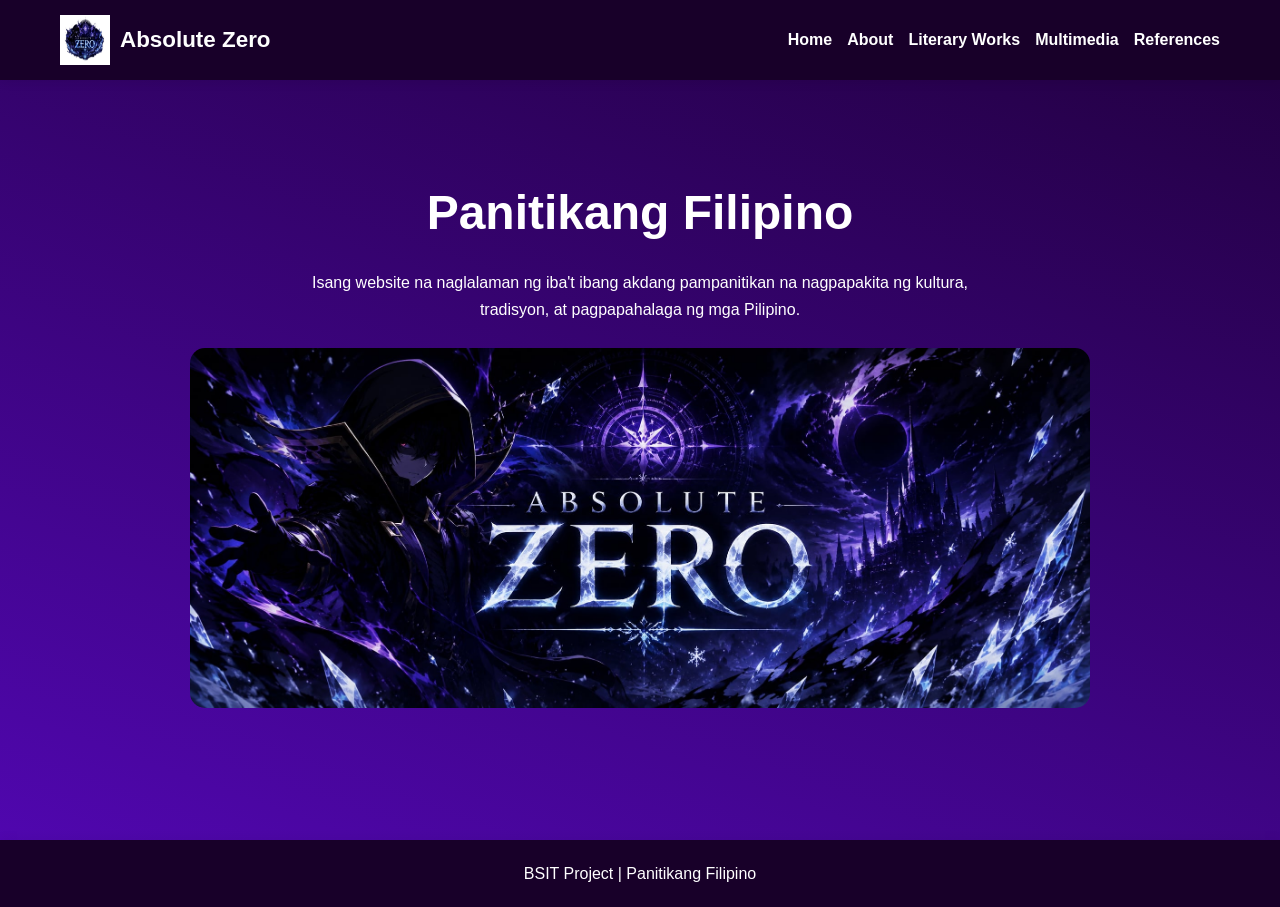
<file: index.html>
<!DOCTYPE html>
<html>
<head>
    <meta name="viewport" content="width=device-width, initial-scale=1.0">
    <title>Akdang Pampanitikan</title>
    <link rel="icon" type="icon" href="icon.jpg">
    <link rel="stylesheet" href="style.css">
</head>
<body>

<header>
<nav>
    <div class="logo" style="display: flex; align-items: center;">
        <img src="icon.jpg" alt="Banner" style="width: 50px; height: 50px; margin-right: 10px;">Absolute Zero
    </div>

    <ul>
        <li><a href="index.html">Home</a></li>
        <li><a href="about.html">About</a></li>
        <li><a href="literary.html">Literary Works</a></li>
        <li><a href="multimedia.html">Multimedia</a></li>
        <li><a href="references.html">References</a></li>
    </ul>
</nav>
</header>

<section class="hero">
    <h1>Panitikang Filipino</h1>

    <p>
        Isang website na naglalaman ng iba't ibang akdang pampanitikan
        na nagpapakita ng kultura, tradisyon, at pagpapahalaga ng mga Pilipino.
    </p>

    <img src="banner.jpg" alt="Banner">
</section>

<footer>
    BSIT Project | Panitikang Filipino
</footer>

</body>
</html>
</file>
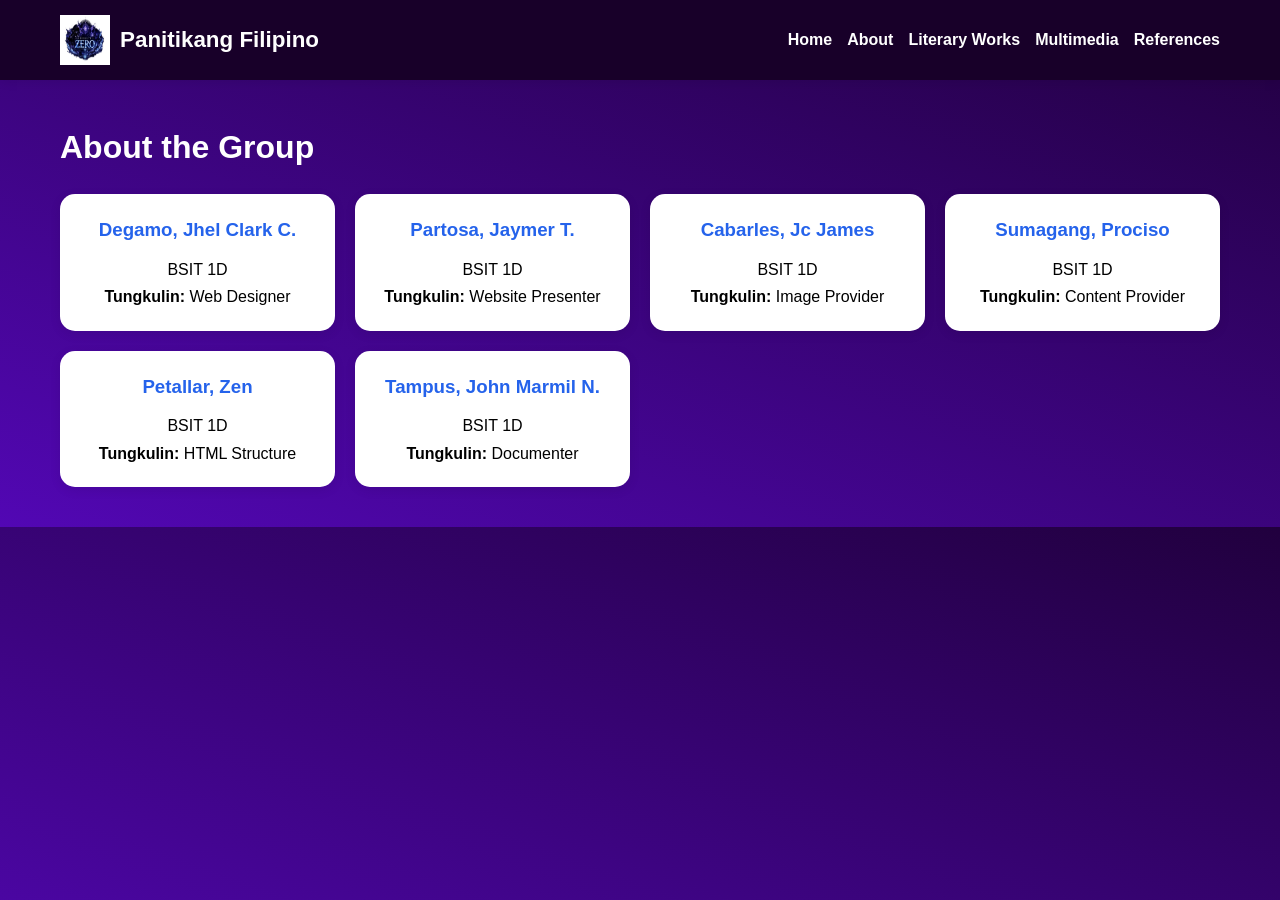
<file: about.html>
<!DOCTYPE html>
<html>
<head>
    <meta name="viewport" content="width=device-width, initial-scale=1.0">
    <title>About</title>
    <link rel="icon" type="icon" href="icon.jpg">
    <link rel="stylesheet" href="style.css">
</head>
<body>

<header>
<nav>
    <div class="logo" style="display: flex; align-items: center;">
        <img src="icon.jpg" alt="Banner" style="width: 50px; height: 50px; margin-right: 10px;">Panitikang Filipino
    </div>

    <ul>
        <li><a href="index.html">Home</a></li>
        <li><a href="about.html">About</a></li>
        <li><a href="literary.html">Literary Works</a></li>
        <li><a href="multimedia.html">Multimedia</a></li>
        <li><a href="references.html">References</a></li>
    </ul>
</nav>
</header>

<div class="container">

<h1>About the Group</h1>

<div class="members">

<div class="member">
<h3>Degamo, Jhel Clark C.</h3>
<p>BSIT 1D</p>
<p><strong>Tungkulin:</strong> Web Designer </p>
</div>

<div class="member">
<h3>Partosa, Jaymer T.</h3>
<p>BSIT 1D</p>
<p><strong>Tungkulin:</strong> Website Presenter </p>
</div>

<div class="member">
<h3>Cabarles, Jc James</h3>
<p>BSIT 1D</p>
<p><strong>Tungkulin:</strong> Image Provider</p>
</div>

<div class="member">
<h3>Sumagang, Prociso</h3>
<p>BSIT 1D</p>
<p><strong>Tungkulin:</strong> Content Provider</p>
</div>

<div class="member">
<h3>Petallar, Zen</h3>
<p>BSIT 1D</p>
<p><strong>Tungkulin:</strong> HTML Structure </p>
</div>

<div class="member">
<h3>Tampus, John Marmil N.</h3>
<p>BSIT 1D</p>
<p><strong>Tungkulin:</strong> Documenter </p>
</div>

</div>
</div>

</body>
</html>
</file>
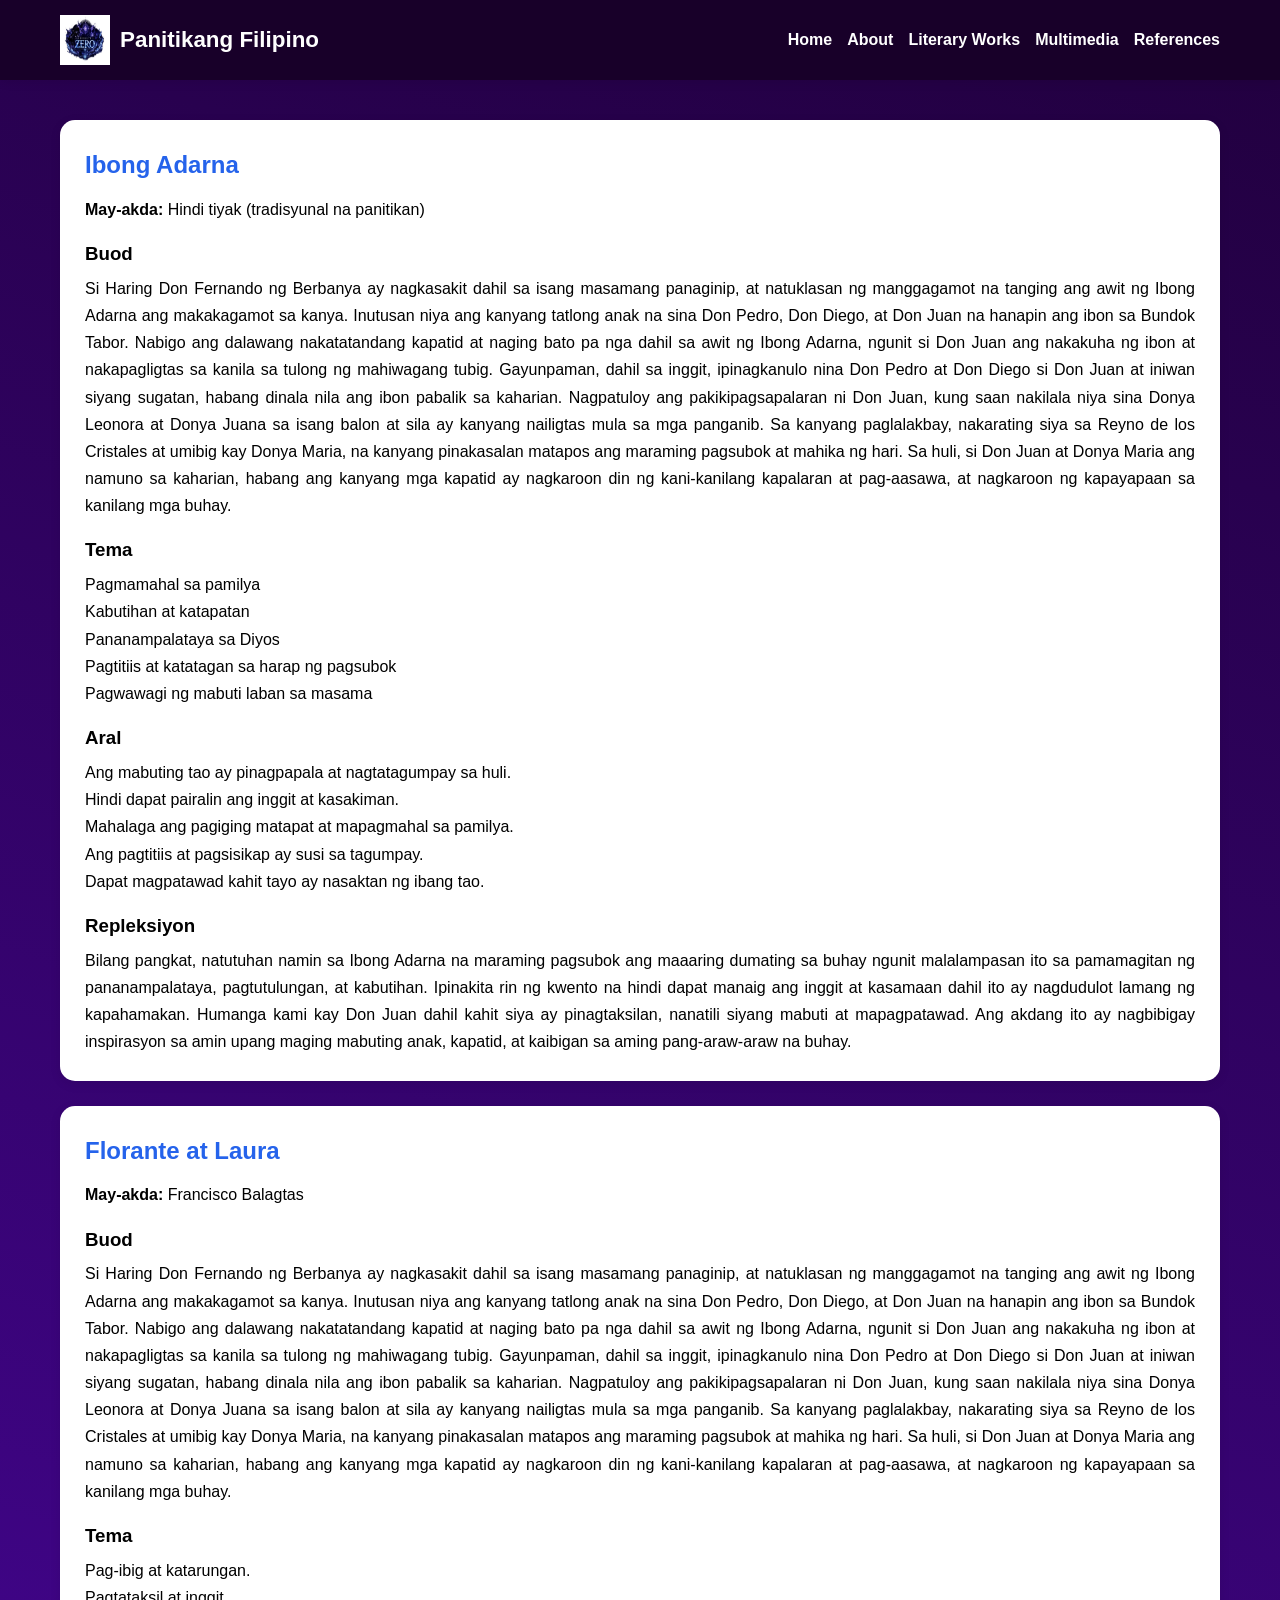
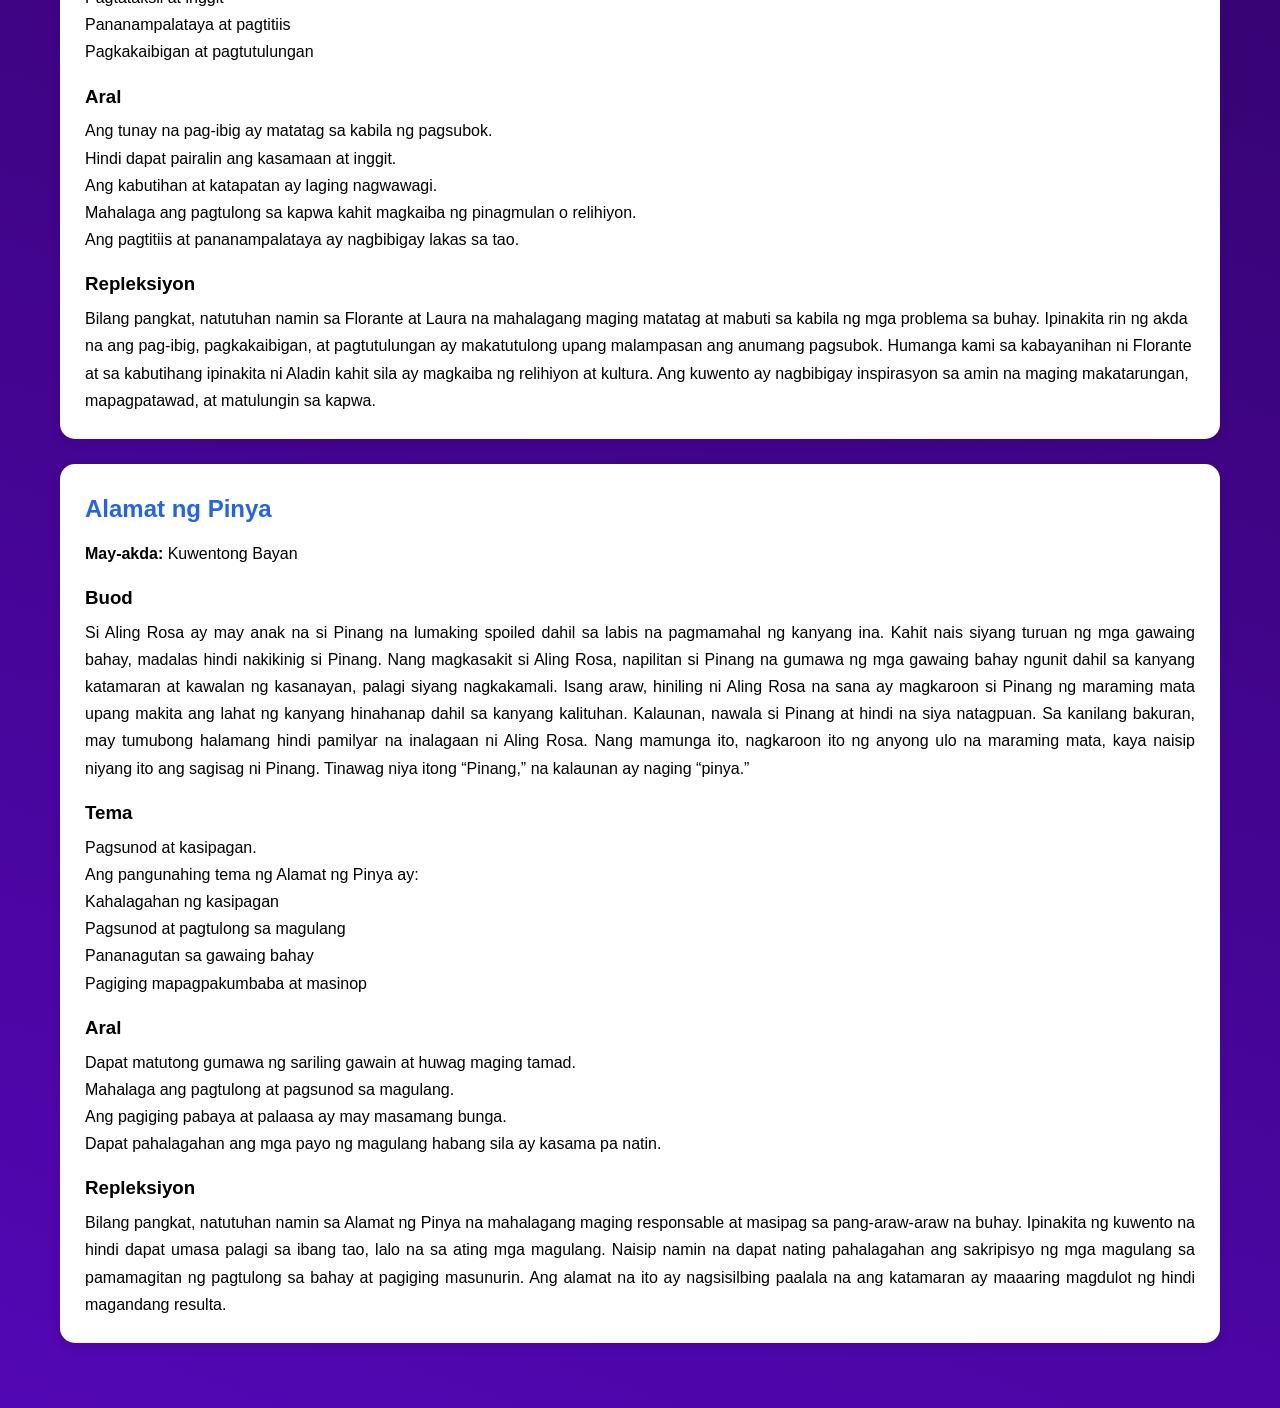
<file: literary.html>
<!DOCTYPE html>
<html>
<head>
    <meta name="viewport" content="width=device-width, initial-scale=1.0">
    <title>Literary Works</title>
    <link rel="icon" type="icon" href="icon.jpg">
    <link rel="stylesheet" href="style.css">
</head>
<body>

<header>
<nav>
   <div class="logo" style="display: flex; align-items: center;">
        <img src="icon.jpg" alt="Banner" style="width: 50px; height: 50px; margin-right: 10px;">Panitikang Filipino
    </div>

    <ul>
        <li><a href="index.html">Home</a></li>
        <li><a href="about.html">About</a></li>
        <li><a href="literary.html">Literary Works</a></li>
        <li><a href="multimedia.html">Multimedia</a></li>
        <li><a href="references.html">References</a></li>
    </ul>
</nav>
</header>

<div class="container">

<div class="card" id="adarna">
<h2>Ibong Adarna</h2>
<p><b>May-akda:</b> Hindi tiyak (tradisyunal na panitikan)</p>

<h3>Buod</h3>
<p style="text-align: justify;">Si Haring Don Fernando ng Berbanya ay nagkasakit dahil sa isang masamang panaginip, at natuklasan ng manggagamot na tanging ang awit ng Ibong Adarna ang makakagamot sa kanya. Inutusan niya ang kanyang tatlong anak na sina Don Pedro, Don Diego, at Don Juan na hanapin ang ibon sa Bundok Tabor. Nabigo ang dalawang nakatatandang kapatid at naging bato pa nga dahil sa awit ng Ibong Adarna, ngunit si Don Juan ang nakakuha ng ibon at nakapagligtas sa kanila sa tulong ng mahiwagang tubig. Gayunpaman, dahil sa inggit, ipinagkanulo nina Don Pedro at Don Diego si Don Juan at iniwan siyang sugatan, habang dinala nila ang ibon pabalik sa kaharian.
Nagpatuloy ang pakikipagsapalaran ni Don Juan, kung saan nakilala niya sina Donya Leonora at Donya Juana sa isang balon at sila ay kanyang nailigtas mula sa mga panganib. Sa kanyang paglalakbay, nakarating siya sa Reyno de los Cristales at umibig kay Donya Maria, na kanyang pinakasalan matapos ang maraming pagsubok at mahika ng hari. Sa huli, si Don Juan at Donya Maria ang namuno sa kaharian, habang ang kanyang mga kapatid ay nagkaroon din ng kani-kanilang kapalaran at pag-aasawa, at nagkaroon ng kapayapaan sa kanilang mga buhay.</p>

<h3>Tema</h3>
    <p>Pagmamahal sa pamilya</p>
    <p>Kabutihan at katapatan</p>
    <p>Pananampalataya sa Diyos</p>
    <p>Pagtitiis at katatagan sa harap ng pagsubok</p>
    <p>Pagwawagi ng mabuti laban sa masama</p>


<h3>Aral</h3>
        <p>Ang mabuting tao ay pinagpapala at nagtatagumpay sa huli.</p>
        <p>Hindi dapat pairalin ang inggit at kasakiman.</p>
        <p>Mahalaga ang pagiging matapat at mapagmahal sa pamilya.</p>
        <p>Ang pagtitiis at pagsisikap ay susi sa tagumpay.</p>
        <p>Dapat magpatawad kahit tayo ay nasaktan ng ibang tao.</p>
<h3>Repleksiyon</h3>
<p style="text-align: justify;">Bilang pangkat, natutuhan namin sa Ibong Adarna na maraming pagsubok ang maaaring dumating sa buhay ngunit malalampasan ito sa pamamagitan ng pananampalataya, pagtutulungan, at kabutihan. Ipinakita rin ng kwento na hindi dapat manaig ang inggit at kasamaan dahil ito ay nagdudulot lamang ng kapahamakan. Humanga kami kay Don Juan dahil kahit siya ay pinagtaksilan, nanatili siyang mabuti at mapagpatawad. Ang akdang ito ay nagbibigay inspirasyon sa amin upang maging mabuting anak, kapatid, at kaibigan sa aming pang-araw-araw na buhay.</p>

</div>

<div class="card" id="florante">
<h2>Florante at Laura</h2>
<p><b>May-akda:</b> Francisco Balagtas</p>

<h3>Buod</h3>
<p style="text-align: justify;">Si Haring Don Fernando ng Berbanya ay nagkasakit dahil sa isang masamang panaginip, at natuklasan ng manggagamot na tanging ang awit ng Ibong Adarna ang makakagamot sa kanya. Inutusan niya ang kanyang tatlong anak na sina Don Pedro, Don Diego, at Don Juan na hanapin ang ibon sa Bundok Tabor. Nabigo ang dalawang nakatatandang kapatid at naging bato pa nga dahil sa awit ng Ibong Adarna, ngunit si Don Juan ang nakakuha ng ibon at nakapagligtas sa kanila sa tulong ng mahiwagang tubig. Gayunpaman, dahil sa inggit, ipinagkanulo nina Don Pedro at Don Diego si Don Juan at iniwan siyang sugatan, habang dinala nila ang ibon pabalik sa kaharian.
Nagpatuloy ang pakikipagsapalaran ni Don Juan, kung saan nakilala niya sina Donya Leonora at Donya Juana sa isang balon at sila ay kanyang nailigtas mula sa mga panganib. Sa kanyang paglalakbay, nakarating siya sa Reyno de los Cristales at umibig kay Donya Maria, na kanyang pinakasalan matapos ang maraming pagsubok at mahika ng hari. Sa huli, si Don Juan at Donya Maria ang namuno sa kaharian, habang ang kanyang mga kapatid ay nagkaroon din ng kani-kanilang kapalaran at pag-aasawa, at nagkaroon ng kapayapaan sa kanilang mga buhay.</p>

<h3>Tema</h3>
        <p>Pag-ibig at katarungan.</p>
        <p>Pagtataksil at inggit</p>
        <p>Pananampalataya at pagtitiis</p>
        <p>Pagkakaibigan at pagtutulungan</p>


<h3>Aral</h3>
        <p>Ang tunay na pag-ibig ay matatag sa kabila ng pagsubok.</p>
        <p>Hindi dapat pairalin ang kasamaan at inggit.</p>
        <p>Ang kabutihan at katapatan ay laging nagwawagi.</p>
        <p>Mahalaga ang pagtulong sa kapwa kahit magkaiba ng pinagmulan o relihiyon.</p>
        <p>Ang pagtitiis at pananampalataya ay nagbibigay lakas sa tao.</p>
<h3>Repleksiyon</h3>
<p>Bilang pangkat, natutuhan namin sa Florante at Laura na mahalagang maging matatag at mabuti sa kabila ng mga problema sa buhay. Ipinakita rin ng akda na ang pag-ibig, pagkakaibigan, at pagtutulungan ay makatutulong upang malampasan ang anumang pagsubok. Humanga kami sa kabayanihan ni Florante at sa kabutihang ipinakita ni Aladin kahit sila ay magkaiba ng relihiyon at kultura. Ang kuwento ay nagbibigay inspirasyon sa amin na maging makatarungan, mapagpatawad, at matulungin sa kapwa.</p>

</div>

<div class="card" id="pinya">
<h2>Alamat ng Pinya</h2>
<p><b>May-akda:</b> Kuwentong Bayan</p>

<h3>Buod</h3> 
<p style="text-align: justify;">Si Aling Rosa ay may anak na si Pinang na lumaking spoiled dahil sa labis na pagmamahal ng kanyang ina. Kahit nais siyang turuan ng mga gawaing bahay, madalas hindi nakikinig si Pinang. Nang magkasakit si Aling Rosa, napilitan si Pinang na gumawa ng mga gawaing bahay ngunit dahil sa kanyang katamaran at kawalan ng kasanayan, palagi siyang nagkakamali.
Isang araw, hiniling ni Aling Rosa na sana ay magkaroon si Pinang ng maraming mata upang makita ang lahat ng kanyang hinahanap dahil sa kanyang kalituhan. Kalaunan, nawala si Pinang at hindi na siya natagpuan. Sa kanilang bakuran, may tumubong halamang hindi pamilyar na inalagaan ni Aling Rosa. Nang mamunga ito, nagkaroon ito ng anyong ulo na maraming mata, kaya naisip niyang ito ang sagisag ni Pinang. Tinawag niya itong “Pinang,” na kalaunan ay naging “pinya.”</p>

<h3>Tema</h3>
        <p>Pagsunod at kasipagan.</p>
        <p>Ang pangunahing tema ng Alamat ng Pinya ay:</p>
        <p>Kahalagahan ng kasipagan</p>
        <p>Pagsunod at pagtulong sa magulang</p>
        <p>Pananagutan sa gawaing bahay</p>
        <p>Pagiging mapagpakumbaba at masinop</p>


<h3>Aral</h3>
        <p>Dapat matutong gumawa ng sariling gawain at huwag maging tamad.</p>
        <p>Mahalaga ang pagtulong at pagsunod sa magulang.</p>
        <p>Ang pagiging pabaya at palaasa ay may masamang bunga.</p>
        <p>Dapat pahalagahan ang mga payo ng magulang habang sila ay kasama pa natin.</p>

<h3>Repleksiyon</h3>
<p style="text-align: justify;">Bilang pangkat, natutuhan namin sa Alamat ng Pinya na mahalagang maging responsable at masipag sa pang-araw-araw na buhay. Ipinakita ng kuwento na hindi dapat umasa palagi sa ibang tao, lalo na sa ating mga magulang. Naisip namin na dapat nating pahalagahan ang sakripisyo ng mga magulang sa pamamagitan ng pagtulong sa bahay at pagiging masunurin. Ang alamat na ito ay nagsisilbing paalala na ang katamaran ay maaaring magdulot ng hindi magandang resulta.</p>

</div>

</div>

</body>
</html>
</file>
<file: style.css>
/* RESET */
*{
    margin:0;
    padding:0;
    box-sizing:border-box;
}

body{
    font-family:Arial, Helvetica, sans-serif;
    background: linear-gradient(200deg, #21003e, #5207b4);
    color:#ffffff;
    line-height:1.7;
}

/* HEADER */
header{
    background:#180029;
    box-shadow:0 2px 10px rgba(0,0,0,.08);
    position:sticky;
    top:0;
    z-index:1000;
}

nav{
    max-width:1200px;
    margin:auto;
    padding:15px 20px;
    display:flex;
    justify-content:space-between;
    align-items:center;
    gap:20px;
}

.logo{
    font-size:1.4rem;
    font-weight:bold;
    color:#fefefe;
}

/* NAVIGATION */

nav ul{
    list-style:none;
    display:flex;
    flex-wrap:wrap;
    gap:15px;
}

nav ul li a{
    text-decoration:none;
    color:#ffffff;
    font-weight:600;
    transition:.3s;
}

nav ul li a:hover{
    color:#18026a;
}

/* HERO */

.hero{
    min-height:80vh;
    display: flex;
    flex-direction:column;
    justify-content:center;
    align-items:center;
    text-align:center;
    padding:50px 20px;
}

.hero h1{
    font-size:3rem;
    margin-bottom:15px;
}

.hero p{
    max-width:700px;
    margin-bottom:25px;
}

.hero img{
    width:100%;
    max-width:900px;
    border-radius:15px;
    display:block;
}

/* GENERAL CONTAINER */

.container{
    width:100%;
    max-width:1200px;
    margin:auto;
    padding:40px 20px;
}

/* CARDS */

.card{
    background:#fff;
    padding:25px;
    margin-bottom:25px;
    border-radius:15px;
    box-shadow:0 3px 12px rgba(0,0,0,.08);
    color: black;
}

.card h2{
    color:#2563eb;
    margin-bottom:10px;
}

.card h3{
    margin-top:15px;
    margin-bottom:5px;
}

/* MEMBERS */

.members{
    display:grid;
    grid-template-columns:repeat(auto-fit,minmax(250px,1fr));
    gap:20px;
    margin-top:20px;
}

.member{
    background:#fff;
    padding:20px;
    border-radius:15px;
    box-shadow:0 3px 12px rgba(0,0,0,.08);
    text-align:center;
    color: black;
}

.member h3{
    color:#2563eb;
    margin-bottom:10px;
}

/* GALLERY */

.gallery{
    display:grid;
    grid-template-columns:repeat(auto-fit,minmax(250px,1fr));
    gap:20px;
}

.gallery img{
    width:100%;
    height:250px;
    object-fit:cover;
    border-radius:12px;
    transition:.3s;
}

.gallery img:hover{
    transform:scale(1.03);
}

/* VIDEO */

video{
    width:100%;
    border-radius:15px;
}

/* FOOTER */

footer{
    background:#180029;
    text-align:center;
    padding:20px;
    margin-top:40px;
    box-shadow:0 -2px 10px rgba(0,0,0,.05);
}

/* TABLETS */

@media (max-width:768px){

    nav{
        flex-direction:column;
        text-align:center;
    }

    nav ul{
        justify-content:center;
    }

    .hero{
        min-height:auto;
        padding:60px 20px;
    }

    .hero h1{
        font-size:2.2rem;
    }

    .hero p{
        font-size:0.95rem;
    }

    .container{
        padding:30px 15px;
    }

    .card{
        padding:20px;
    }
}

/* SMALL PHONES */

@media (max-width:480px){

    .logo{
        font-size:1.2rem;
    }

    nav ul{
        flex-direction:column;
        width:100%;
        gap:10px;
    }

    nav ul li{
        width:100%;
    }

    nav ul li a{
        display:block;
        background:#232b3f;
        padding:10px;
        border-radius:8px;
    }

    .hero h1{
        font-size:1.8rem;
    }

    .hero p{
        font-size:0.9rem;
    }

    .gallery{
        grid-template-columns:1fr;
    }

    .members{
        grid-template-columns:1fr;
    }
}
</file>
